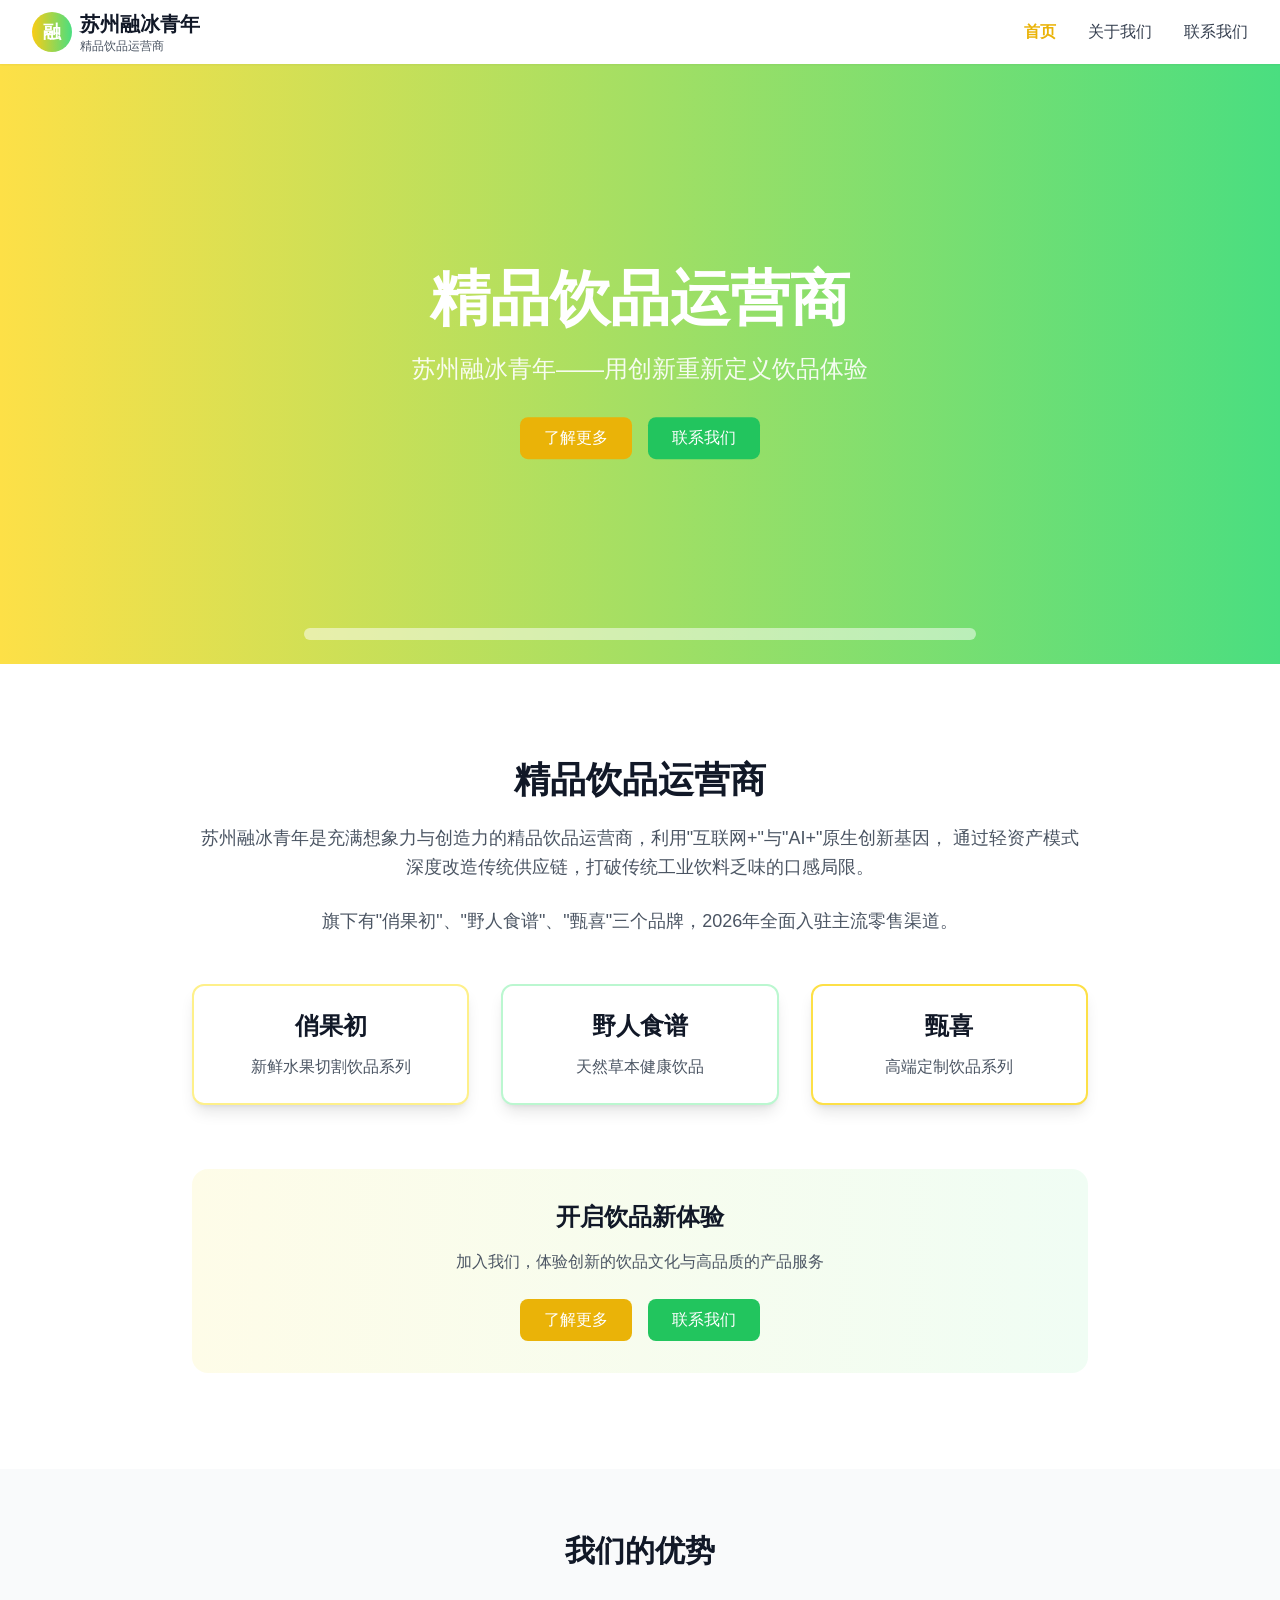
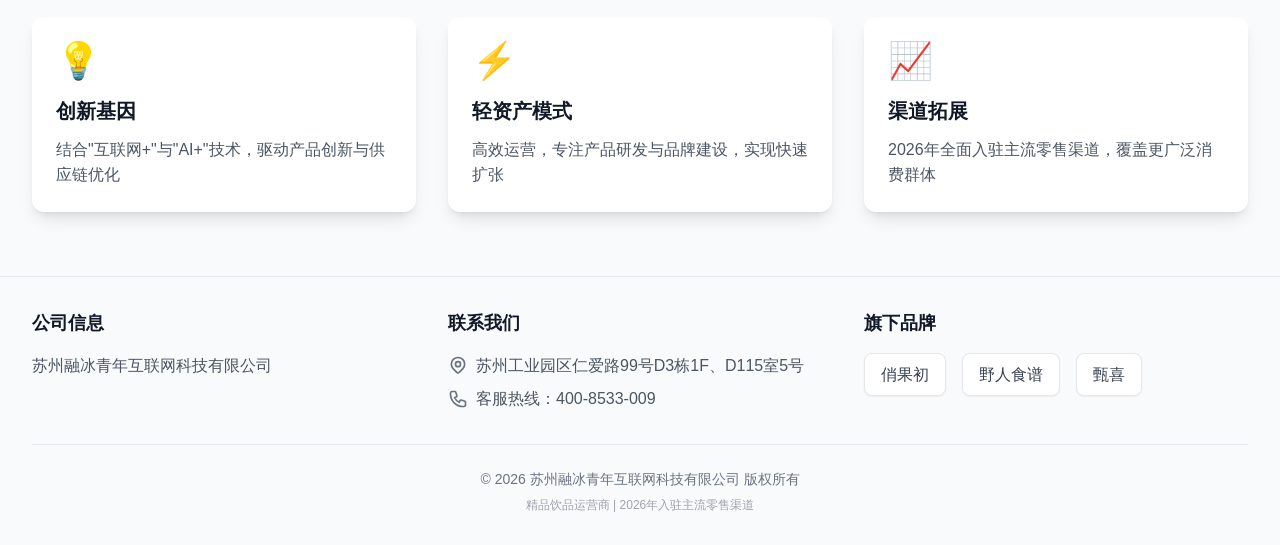
<file: index.html>
<!DOCTYPE html>
<html lang="zh-CN">
<head>
    <meta charset="UTF-8">
    <meta name="viewport" content="width=device-width, initial-scale=1.0">
    <meta name="description" content="苏州融冰青年精品饮品官网，精品饮品运营商，旗下有俏果初、野人食谱、甄喜三个品牌，2026年入驻主流零售渠道">
    <meta name="keywords" content="苏州融冰青年,精品饮品,俏果初,野人食谱,甄喜,饮品运营商">
    <title>苏州融冰青年饮品官网</title>
    <link rel="stylesheet" href="style.css">
    <link rel="icon" type="image/svg+xml" href="favicon.svg">
    <script defer src="script.js"></script>
</head>
<body>
    <!-- Header -->
    <header class="fixed top-0 left-0 right-0 bg-white/95 backdrop-blur-sm shadow-sm z-50">
        <div class="container mx-auto px-4 sm:px-6 lg:px-8">
            <div class="flex justify-between items-center h-16">
                <!-- Logo -->
                <a href="index.html" class="flex items-center space-x-2">
                    <div class="w-10 h-10 rounded-full bg-gradient-to-r from-primary-400 to-secondary-400 flex items-center justify-center">
                        <span class="text-white font-bold text-lg">融</span>
                    </div>
                    <div class="flex flex-col">
                        <span class="text-xl font-bold text-gray-900">苏州融冰青年</span>
                        <span class="text-xs text-gray-600">精品饮品运营商</span>
                    </div>
                </a>

                <!-- Desktop Navigation -->
                <nav class="hidden md:flex items-center space-x-8">
                    <a href="index.html" class="nav-link active">首页</a>
                    <a href="about.html" class="nav-link">关于我们</a>
                    <a href="contact.html" class="nav-link">联系我们</a>
                </nav>

                <!-- Mobile Menu Button -->
                <button id="mobile-menu-button" class="md:hidden p-2 rounded-lg text-gray-600 hover:bg-gray-100" aria-label="Toggle menu">
                    <svg id="menu-icon" class="w-6 h-6" fill="none" stroke="currentColor" viewBox="0 0 24 24">
                        <path stroke-linecap="round" stroke-linejoin="round" stroke-width="2" d="M4 6h16M4 12h16M4 18h16"></path>
                    </svg>
                </button>
            </div>

            <!-- Mobile Navigation Menu (hidden by default) -->
            <div id="mobile-menu" class="md:hidden border-t border-gray-200 py-4 hidden">
                <nav class="flex flex-col space-y-4">
                    <a href="index.html" class="nav-link p-2 text-lg active">首页</a>
                    <a href="about.html" class="nav-link p-2 text-lg">关于我们</a>
                    <a href="contact.html" class="nav-link p-2 text-lg">联系我们</a>
                </nav>
            </div>
        </div>
    </header>

    <!-- Main Content -->
    <main class="min-h-screen pt-16">
        <!-- Banner Section -->
        <div>
            <!-- Banner content from Banner component -->
            <div class="relative h-[500px] md:h-[600px] overflow-hidden">
                <!-- Background gradient -->
                <div class="absolute inset-0 bg-gradient-to-r from-primary-300 to-secondary-400"></div>
                
                <!-- Decorative pattern -->
                <div class="absolute inset-0 opacity-10 bg-[url('data:image/svg+xml,%3Csvg width=\"60\" height=\"60\" viewBox=\"0 0 60 60\" xmlns=\"http://www.w3.org/2000/svg\"%3E%3Cg fill=\"none\" fill-rule=\"evenodd\"%3E%3Cg fill=\"%23000000\" fill-opacity=\"0.4\"%3E%3Cpath d=\"M36 34v-4h-2v4h-4v2h4v4h2v-4h4v-2h-4zm0-30V0h-2v4h-4v2h4v4h2V6h4V4h-4zM6 34v-4H4v4H0v2h4v4h2v-4h4v-2H6zM6 4V0H4v4H0v2h4v4h2V6h4V4H6z\"/%3E%3C/g%3E%3C/g%3E%3C/svg%3E')]"></div>
                
                <!-- Floating elements -->
                <div class="absolute top-1/2 left-1/2 -translate-x-1/2 -translate-y-1/2 w-full max-w-6xl px-4 sm:px-6 lg:px-8">
                    <div class="text-center">
                        <h1 class="text-4xl md:text-5xl lg:text-6xl font-bold text-white mb-6">
                            精品饮品运营商
                        </h1>
                        <p class="text-xl md:text-2xl text-white/90 mb-8 max-w-3xl mx-auto">
                            苏州融冰青年——用创新重新定义饮品体验
                        </p>
                        <div class="flex flex-col sm:flex-row gap-4 justify-center">
                            <a href="about.html" class="btn-primary inline-block text-center">了解更多</a>
                            <a href="contact.html" class="btn-secondary inline-block text-center">联系我们</a>
                        </div>
                    </div>
                </div>

                <!-- Bottom decorative line -->
                <div class="absolute bottom-6 left-0 right-0">
                    <div class="container mx-auto px-4">
                        <div class="h-3 bg-white/50 rounded-full max-w-2xl mx-auto"></div>
                    </div>
                </div>
            </div>
        </div>

        <!-- Company Introduction Section -->
        <section class="py-16 md:py-24">
            <div class="container mx-auto px-4 sm:px-6 lg:px-8">
                <div class="max-w-4xl mx-auto text-center">
                    <h2 class="text-3xl md:text-4xl font-bold text-gray-900 mb-6">
                        精品饮品运营商
                    </h2>
                    <div class="prose prose-lg mx-auto text-gray-600">
                        <p class="text-lg leading-relaxed">
                            苏州融冰青年是充满想象力与创造力的精品饮品运营商，利用"互联网+"与"AI+"原生创新基因，
                            通过轻资产模式深度改造传统供应链，打破传统工业饮料乏味的口感局限。
                        </p>
                        <p class="text-lg leading-relaxed mt-6">
                            旗下有"俏果初"、"野人食谱"、"甄喜"三个品牌，2026年全面入驻主流零售渠道。
                        </p>
                    </div>

                    <!-- Brands Showcase -->
                    <div class="mt-12 grid grid-cols-1 md:grid-cols-3 gap-8">
                        <div class="card border-2 bg-primary-50 border-primary-200 hover:scale-[1.02] transition-transform duration-300">
                            <div class="text-center">
                                <h3 class="text-2xl font-bold text-gray-900 mb-3">
                                    俏果初
                                </h3>
                                <p class="text-gray-600">
                                    新鲜水果切割饮品系列
                                </p>
                            </div>
                        </div>
                        <div class="card border-2 bg-secondary-50 border-secondary-200 hover:scale-[1.02] transition-transform duration-300">
                            <div class="text-center">
                                <h3 class="text-2xl font-bold text-gray-900 mb-3">
                                    野人食谱
                                </h3>
                                <p class="text-gray-600">
                                    天然草本健康饮品
                                </p>
                            </div>
                        </div>
                        <div class="card border-2 bg-primary-100 border-primary-300 hover:scale-[1.02] transition-transform duration-300">
                            <div class="text-center">
                                <h3 class="text-2xl font-bold text-gray-900 mb-3">
                                    甄喜
                                </h3>
                                <p class="text-gray-600">
                                    高端定制饮品系列
                                </p>
                            </div>
                        </div>
                    </div>

                    <!-- Call to Action -->
                    <div class="mt-16 bg-gradient-to-r from-primary-50 to-secondary-50 rounded-2xl p-8">
                        <h3 class="text-2xl font-bold text-gray-900 mb-4">
                            开启饮品新体验
                        </h3>
                        <p class="text-gray-600 mb-6">
                            加入我们，体验创新的饮品文化与高品质的产品服务
                        </p>
                        <div class="flex flex-col sm:flex-row gap-4 justify-center">
                            <a href="about.html" class="btn-primary">了解更多</a>
                            <a href="contact.html" class="btn-secondary">联系我们</a>
                        </div>
                    </div>
                </div>
            </div>
        </section>

        <!-- Features Section -->
        <section class="py-16 bg-gray-50">
            <div class="container mx-auto px-4 sm:px-6 lg:px-8">
                <h2 class="text-3xl font-bold text-center text-gray-900 mb-12">
                    我们的优势
                </h2>
                <div class="grid grid-cols-1 md:grid-cols-3 gap-8">
                    <div class="bg-white rounded-xl shadow-lg p-6 hover:shadow-xl transition-shadow duration-300">
                        <div class="text-4xl mb-4">💡</div>
                        <h3 class="text-xl font-semibold text-gray-900 mb-3">创新基因</h3>
                        <p class="text-gray-600">结合"互联网+"与"AI+"技术，驱动产品创新与供应链优化</p>
                    </div>
                    <div class="bg-white rounded-xl shadow-lg p-6 hover:shadow-xl transition-shadow duration-300">
                        <div class="text-4xl mb-4">⚡</div>
                        <h3 class="text-xl font-semibold text-gray-900 mb-3">轻资产模式</h3>
                        <p class="text-gray-600">高效运营，专注产品研发与品牌建设，实现快速扩张</p>
                    </div>
                    <div class="bg-white rounded-xl shadow-lg p-6 hover:shadow-xl transition-shadow duration-300">
                        <div class="text-4xl mb-4">📈</div>
                        <h3 class="text-xl font-semibold text-gray-900 mb-3">渠道拓展</h3>
                        <p class="text-gray-600">2026年全面入驻主流零售渠道，覆盖更广泛消费群体</p>
                    </div>
                </div>
            </div>
        </section>
    </main>

    <!-- Footer -->
    <footer class="bg-gray-50 border-t border-gray-200">
        <div class="container mx-auto px-4 sm:px-6 lg:px-8 py-8">
            <div class="grid grid-cols-1 md:grid-cols-3 gap-8">
                <!-- Company Info -->
                <div class="space-y-4">
                    <h3 class="text-lg font-semibold text-gray-900">公司信息</h3>
                    <p class="text-gray-600">
                        苏州融冰青年互联网科技有限公司
                    </p>
                </div>

                <!-- Contact Info -->
                <div class="space-y-4">
                    <h3 class="text-lg font-semibold text-gray-900">联系我们</h3>
                    <div class="space-y-2">
                        <div class="flex items-start space-x-2">
                            <svg class="w-5 h-5 text-gray-500 mt-0.5" fill="none" stroke="currentColor" viewBox="0 0 24 24">
                                <path stroke-linecap="round" stroke-linejoin="round" stroke-width="2" d="M17.657 16.657L13.414 20.9a1.998 1.998 0 01-2.827 0l-4.244-4.243a8 8 0 1111.314 0z" />
                                <path stroke-linecap="round" stroke-linejoin="round" stroke-width="2" d="M15 11a3 3 0 11-6 0 3 3 0 016 0z" />
                            </svg>
                            <p class="text-gray-600">苏州工业园区仁爱路99号D3栋1F、D115室5号</p>
                        </div>
                        <div class="flex items-center space-x-2">
                            <svg class="w-5 h-5 text-gray-500" fill="none" stroke="currentColor" viewBox="0 0 24 24">
                                <path stroke-linecap="round" stroke-linejoin="round" stroke-width="2" d="M3 5a2 2 0 012-2h3.28a1 1 0 01.948.684l1.498 4.493a1 1 0 01-.502 1.21l-2.257 1.13a11.042 11.042 0 005.516 5.516l1.13-2.257a1 1 0 011.21-.502l4.493 1.498a1 1 0 01.684.949V19a2 2 0 01-2 2h-1C9.716 21 3 14.284 3 6V5z" />
                            </svg>
                            <button id="phone-button" class="text-gray-600 hover:text-primary-600 transition-colors duration-200 text-left">
                                客服热线：400-8533-009
                            </button>
                        </div>
                    </div>
                </div>

                <!-- Brands -->
                <div class="space-y-4">
                    <h3 class="text-lg font-semibold text-gray-900">旗下品牌</h3>
                    <div class="flex flex-wrap gap-4">
                        <div class="px-4 py-2 bg-white rounded-lg shadow-sm border border-gray-200">
                            <span class="text-gray-700 font-medium">俏果初</span>
                        </div>
                        <div class="px-4 py-2 bg-white rounded-lg shadow-sm border border-gray-200">
                            <span class="text-gray-700 font-medium">野人食谱</span>
                        </div>
                        <div class="px-4 py-2 bg-white rounded-lg shadow-sm border border-gray-200">
                            <span class="text-gray-700 font-medium">甄喜</span>
                        </div>
                    </div>
                </div>
            </div>

            <!-- Copyright -->
            <div class="mt-8 pt-6 border-t border-gray-200 text-center">
                <p class="text-gray-500 text-sm">
                    © 2026 苏州融冰青年互联网科技有限公司 版权所有
                </p>
                <p class="text-gray-400 text-xs mt-2">
                    精品饮品运营商 | 2026年入驻主流零售渠道
                </p>
            </div>
        </div>
    </footer>
</body>
</html>
</file>
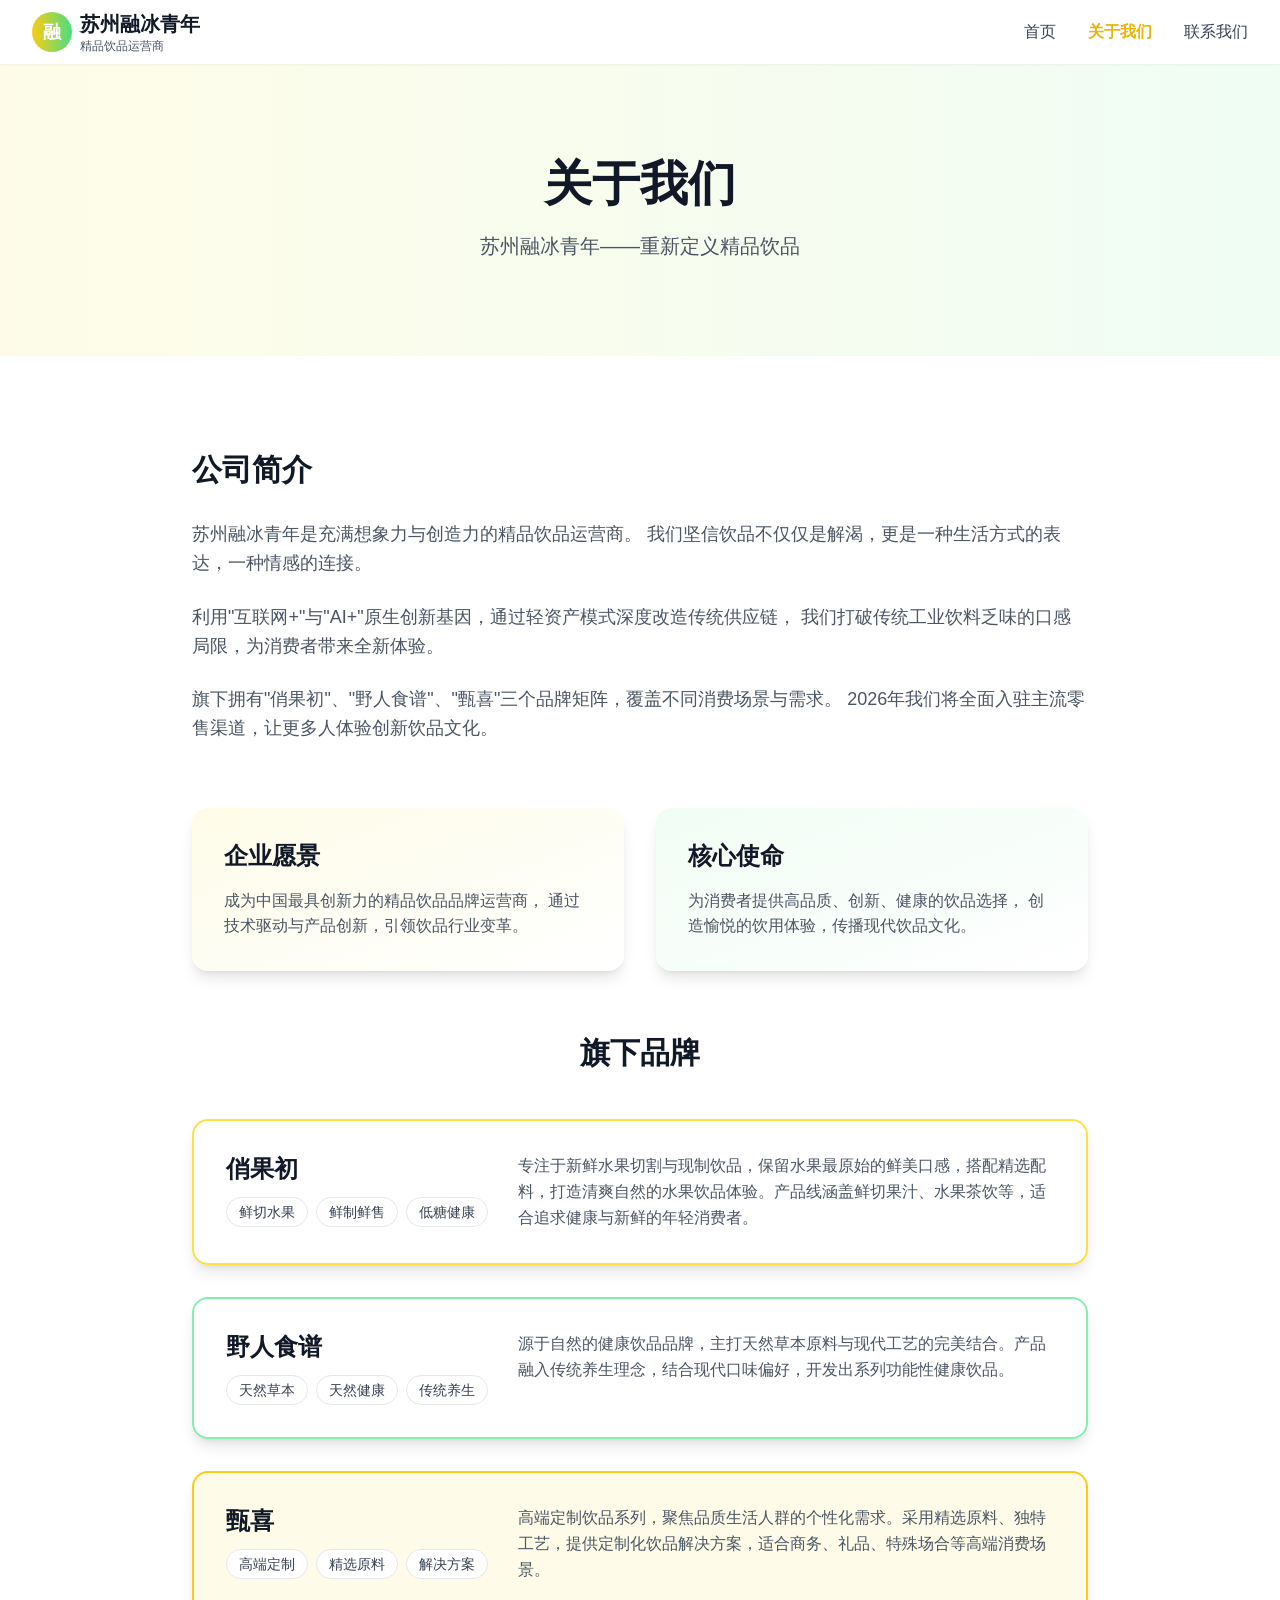
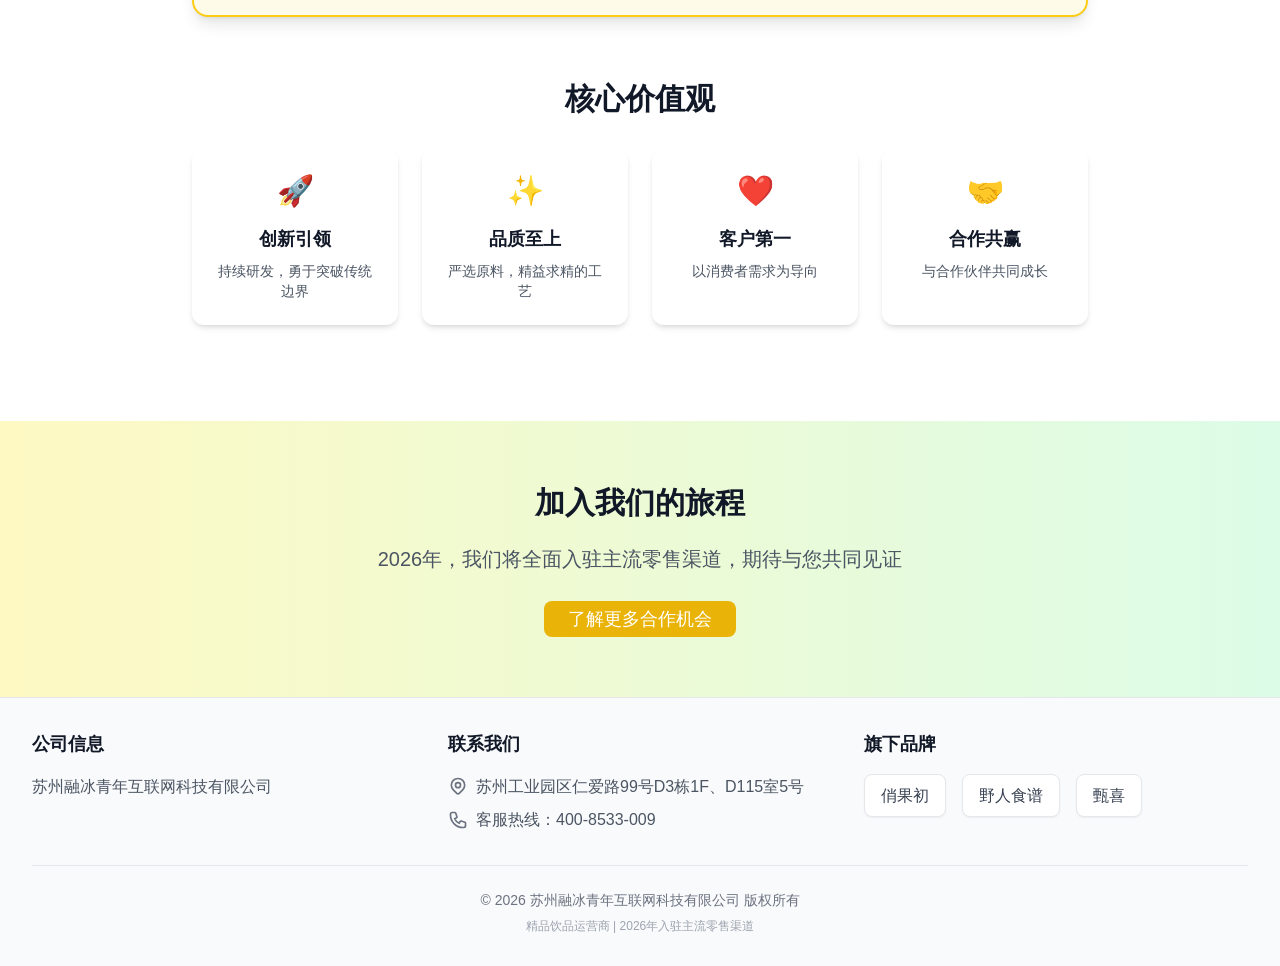
<file: about.html>
<!DOCTYPE html>
<html lang="zh-CN">
<head>
    <meta charset="UTF-8">
    <meta name="viewport" content="width=device-width, initial-scale=1.0">
    <meta name="description" content="关于苏州融冰青年精品饮品运营商，了解我们的企业愿景、核心使命和旗下品牌">
    <meta name="keywords" content="关于苏州融冰青年,企业愿景,核心使命,品牌介绍">
    <title>关于我们 - 苏州融冰青年</title>
    <link rel="stylesheet" href="style.css">
    <link rel="icon" type="image/svg+xml" href="favicon.svg">
    <script defer src="script.js"></script>
</head>
<body>
    <!-- Header -->
    <header class="fixed top-0 left-0 right-0 bg-white/95 backdrop-blur-sm shadow-sm z-50">
        <div class="container mx-auto px-4 sm:px-6 lg:px-8">
            <div class="flex justify-between items-center h-16">
                <!-- Logo -->
                <a href="index.html" class="flex items-center space-x-2">
                    <div class="w-10 h-10 rounded-full bg-gradient-to-r from-primary-400 to-secondary-400 flex items-center justify-center">
                        <span class="text-white font-bold text-lg">融</span>
                    </div>
                    <div class="flex flex-col">
                        <span class="text-xl font-bold text-gray-900">苏州融冰青年</span>
                        <span class="text-xs text-gray-600">精品饮品运营商</span>
                    </div>
                </a>

                <!-- Desktop Navigation -->
                <nav class="hidden md:flex items-center space-x-8">
                    <a href="index.html" class="nav-link">首页</a>
                    <a href="about.html" class="nav-link active">关于我们</a>
                    <a href="contact.html" class="nav-link">联系我们</a>
                </nav>

                <!-- Mobile Menu Button -->
                <button id="mobile-menu-button" class="md:hidden p-2 rounded-lg text-gray-600 hover:bg-gray-100" aria-label="Toggle menu">
                    <svg id="menu-icon" class="w-6 h-6" fill="none" stroke="currentColor" viewBox="0 0 24 24">
                        <path stroke-linecap="round" stroke-linejoin="round" stroke-width="2" d="M4 6h16M4 12h16M4 18h16"></path>
                    </svg>
                </button>
            </div>

            <!-- Mobile Navigation Menu (hidden by default) -->
            <div id="mobile-menu" class="md:hidden border-t border-gray-200 py-4 hidden">
                <nav class="flex flex-col space-y-4">
                    <a href="index.html" class="nav-link p-2 text-lg">首页</a>
                    <a href="about.html" class="nav-link p-2 text-lg active">关于我们</a>
                    <a href="contact.html" class="nav-link p-2 text-lg">联系我们</a>
                </nav>
            </div>
        </div>
    </header>

    <!-- Main Content -->
    <main class="min-h-screen pt-16">
        <!-- Hero Section -->
        <section class="relative py-16 md:py-24 bg-gradient-to-r from-primary-50 to-secondary-50">
            <div class="container mx-auto px-4 sm:px-6 lg:px-8">
                <div class="max-w-3xl mx-auto text-center">
                    <h1 class="text-4xl md:text-5xl font-bold text-gray-900 mb-6">
                        关于我们
                    </h1>
                    <p class="text-xl text-gray-600">
                        苏州融冰青年——重新定义精品饮品
                    </p>
                </div>
            </div>
        </section>

        <!-- Company Introduction -->
        <section class="py-16 md:py-24">
            <div class="container mx-auto px-4 sm:px-6 lg:px-8">
                <div class="max-w-4xl mx-auto">
                    <div class="prose prose-lg mx-auto">
                        <h2 class="text-3xl font-bold text-gray-900 mb-8">
                            公司简介
                        </h2>
                        
                        <div class="space-y-6 text-gray-600">
                            <p class="text-lg leading-relaxed">
                                苏州融冰青年是充满想象力与创造力的精品饮品运营商。
                                我们坚信饮品不仅仅是解渴，更是一种生活方式的表达，一种情感的连接。
                            </p>
                            
                            <p class="text-lg leading-relaxed">
                                利用"互联网+"与"AI+"原生创新基因，通过轻资产模式深度改造传统供应链，
                                我们打破传统工业饮料乏味的口感局限，为消费者带来全新体验。
                            </p>
                            
                            <p class="text-lg leading-relaxed">
                                旗下拥有"俏果初"、"野人食谱"、"甄喜"三个品牌矩阵，覆盖不同消费场景与需求。
                                2026年我们将全面入驻主流零售渠道，让更多人体验创新饮品文化。
                            </p>
                        </div>

                        <!-- Vision & Mission -->
                        <div class="mt-16 grid grid-cols-1 md:grid-cols-2 gap-8">
                            <div class="bg-gradient-to-br from-primary-50 to-white p-8 rounded-2xl shadow-lg">
                                <h3 class="text-2xl font-bold text-gray-900 mb-4">
                                    企业愿景
                                </h3>
                                <p class="text-gray-600">
                                    成为中国最具创新力的精品饮品品牌运营商，
                                    通过技术驱动与产品创新，引领饮品行业变革。
                                </p>
                            </div>
                            
                            <div class="bg-gradient-to-br from-secondary-50 to-white p-8 rounded-2xl shadow-lg">
                                <h3 class="text-2xl font-bold text-gray-900 mb-4">
                                    核心使命
                                </h3>
                                <p class="text-gray-600">
                                    为消费者提供高品质、创新、健康的饮品选择，
                                    创造愉悦的饮用体验，传播现代饮品文化。
                                </p>
                            </div>
                        </div>

                        <!-- Brands Detail -->
                        <div class="mt-16">
                            <h3 class="text-3xl font-bold text-gray-900 mb-12 text-center">
                                旗下品牌
                            </h3>
                            
                            <div class="space-y-8">
                                <div class="border-2 border-primary-300 bg-primary-25 rounded-2xl p-6 md:p-8 shadow-lg hover:shadow-xl transition-shadow duration-300">
                                    <div class="flex flex-col md:flex-row md:items-start gap-6">
                                        <div class="md:w-1/3">
                                            <h4 class="text-2xl font-bold text-gray-900 mb-3">
                                                俏果初
                                            </h4>
                                            <div class="flex flex-wrap gap-2">
                                                <span class="px-3 py-1 bg-white rounded-full text-sm text-gray-700 border">鲜切水果</span>
                                                <span class="px-3 py-1 bg-white rounded-full text-sm text-gray-700 border">鲜制鲜售</span>
                                                <span class="px-3 py-1 bg-white rounded-full text-sm text-gray-700 border">低糖健康</span>
                                            </div>
                                        </div>
                                        <div class="md:w-2/3">
                                            <p class="text-gray-600 leading-relaxed">
                                                专注于新鲜水果切割与现制饮品，保留水果最原始的鲜美口感，搭配精选配料，打造清爽自然的水果饮品体验。产品线涵盖鲜切果汁、水果茶饮等，适合追求健康与新鲜的年轻消费者。
                                            </p>
                                        </div>
                                    </div>
                                </div>

                                <div class="border-2 border-secondary-300 bg-secondary-25 rounded-2xl p-6 md:p-8 shadow-lg hover:shadow-xl transition-shadow duration-300">
                                    <div class="flex flex-col md:flex-row md:items-start gap-6">
                                        <div class="md:w-1/3">
                                            <h4 class="text-2xl font-bold text-gray-900 mb-3">
                                                野人食谱
                                            </h4>
                                            <div class="flex flex-wrap gap-2">
                                                <span class="px-3 py-1 bg-white rounded-full text-sm text-gray-700 border">天然草本</span>
                                                <span class="px-3 py-1 bg-white rounded-full text-sm text-gray-700 border">天然健康</span>
                                                <span class="px-3 py-1 bg-white rounded-full text-sm text-gray-700 border">传统养生</span>
                                            </div>
                                        </div>
                                        <div class="md:w-2/3">
                                            <p class="text-gray-600 leading-relaxed">
                                                源于自然的健康饮品品牌，主打天然草本原料与现代工艺的完美结合。产品融入传统养生理念，结合现代口味偏好，开发出系列功能性健康饮品。
                                            </p>
                                        </div>
                                    </div>
                                </div>

                                <div class="border-2 border-primary-400 bg-primary-50 rounded-2xl p-6 md:p-8 shadow-lg hover:shadow-xl transition-shadow duration-300">
                                    <div class="flex flex-col md:flex-row md:items-start gap-6">
                                        <div class="md:w-1/3">
                                            <h4 class="text-2xl font-bold text-gray-900 mb-3">
                                                甄喜
                                            </h4>
                                            <div class="flex flex-wrap gap-2">
                                                <span class="px-3 py-1 bg-white rounded-full text-sm text-gray-700 border">高端定制</span>
                                                <span class="px-3 py-1 bg-white rounded-full text-sm text-gray-700 border">精选原料</span>
                                                <span class="px-3 py-1 bg-white rounded-full text-sm text-gray-700 border">解决方案</span>
                                            </div>
                                        </div>
                                        <div class="md:w-2/3">
                                            <p class="text-gray-600 leading-relaxed">
                                                高端定制饮品系列，聚焦品质生活人群的个性化需求。采用精选原料、独特工艺，提供定制化饮品解决方案，适合商务、礼品、特殊场合等高端消费场景。
                                            </p>
                                        </div>
                                    </div>
                                </div>
                            </div>
                        </div>

                        <!-- Values -->
                        <div class="mt-16">
                            <h3 class="text-3xl font-bold text-gray-900 mb-8 text-center">
                                核心价值观
                            </h3>
                            
                            <div class="grid grid-cols-1 sm:grid-cols-2 lg:grid-cols-4 gap-6">
                                <div class="bg-white rounded-xl p-6 shadow-md hover:shadow-lg transition-shadow duration-300 text-center">
                                    <div class="text-3xl mb-4">🚀</div>
                                    <h4 class="text-lg font-semibold text-gray-900 mb-2">创新引领</h4>
                                    <p class="text-gray-600 text-sm">持续研发，勇于突破传统边界</p>
                                </div>
                                <div class="bg-white rounded-xl p-6 shadow-md hover:shadow-lg transition-shadow duration-300 text-center">
                                    <div class="text-3xl mb-4">✨</div>
                                    <h4 class="text-lg font-semibold text-gray-900 mb-2">品质至上</h4>
                                    <p class="text-gray-600 text-sm">严选原料，精益求精的工艺</p>
                                </div>
                                <div class="bg-white rounded-xl p-6 shadow-md hover:shadow-lg transition-shadow duration-300 text-center">
                                    <div class="text-3xl mb-4">❤️</div>
                                    <h4 class="text-lg font-semibold text-gray-900 mb-2">客户第一</h4>
                                    <p class="text-gray-600 text-sm">以消费者需求为导向</p>
                                </div>
                                <div class="bg-white rounded-xl p-6 shadow-md hover:shadow-lg transition-shadow duration-300 text-center">
                                    <div class="text-3xl mb-4">🤝</div>
                                    <h4 class="text-lg font-semibold text-gray-900 mb-2">合作共赢</h4>
                                    <p class="text-gray-600 text-sm">与合作伙伴共同成长</p>
                                </div>
                            </div>
                        </div>
                    </div>
                </div>
            </div>
        </section>

        <!-- Call to Action -->
        <section class="py-16 bg-gradient-to-r from-primary-100 to-secondary-100">
            <div class="container mx-auto px-4 sm:px-6 lg:px-8">
                <div class="max-w-3xl mx-auto text-center">
                    <h2 class="text-3xl font-bold text-gray-900 mb-6">
                        加入我们的旅程
                    </h2>
                    <p class="text-xl text-gray-600 mb-8">
                        2026年，我们将全面入驻主流零售渠道，期待与您共同见证
                    </p>
                    <a href="contact.html" class="btn-primary text-lg px-8 py-3 inline-block">
                        了解更多合作机会
                    </a>
                </div>
            </div>
        </section>
    </main>

    <!-- Footer (same as index) -->
    <footer class="bg-gray-50 border-t border-gray-200">
        <div class="container mx-auto px-4 sm:px-6 lg:px-8 py-8">
            <div class="grid grid-cols-1 md:grid-cols-3 gap-8">
                <!-- Company Info -->
                <div class="space-y-4">
                    <h3 class="text-lg font-semibold text-gray-900">公司信息</h3>
                    <p class="text-gray-600">
                        苏州融冰青年互联网科技有限公司
                    </p>
                </div>

                <!-- Contact Info -->
                <div class="space-y-4">
                    <h3 class="text-lg font-semibold text-gray-900">联系我们</h3>
                    <div class="space-y-2">
                        <div class="flex items-start space-x-2">
                            <svg class="w-5 h-5 text-gray-500 mt-0.5" fill="none" stroke="currentColor" viewBox="0 0 24 24">
                                <path stroke-linecap="round" stroke-linejoin="round" stroke-width="2" d="M17.657 16.657L13.414 20.9a1.998 1.998 0 01-2.827 0l-4.244-4.243a8 8 0 1111.314 0z" />
                                <path stroke-linecap="round" stroke-linejoin="round" stroke-width="2" d="M15 11a3 3 0 11-6 0 3 3 0 016 0z" />
                            </svg>
                            <p class="text-gray-600">苏州工业园区仁爱路99号D3栋1F、D115室5号</p>
                        </div>
                        <div class="flex items-center space-x-2">
                            <svg class="w-5 h-5 text-gray-500" fill="none" stroke="currentColor" viewBox="0 0 24 24">
                                <path stroke-linecap="round" stroke-linejoin="round" stroke-width="2" d="M3 5a2 2 0 012-2h3.28a1 1 0 01.948.684l1.498 4.493a1 1 0 01-.502 1.21l-2.257 1.13a11.042 11.042 0 005.516 5.516l1.13-2.257a1 1 0 011.21-.502l4.493 1.498a1 1 0 01.684.949V19a2 2 0 01-2 2h-1C9.716 21 3 14.284 3 6V5z" />
                            </svg>
                            <button id="phone-button" class="text-gray-600 hover:text-primary-600 transition-colors duration-200 text-left">
                                客服热线：400-8533-009
                            </button>
                        </div>
                    </div>
                </div>

                <!-- Brands -->
                <div class="space-y-4">
                    <h3 class="text-lg font-semibold text-gray-900">旗下品牌</h3>
                    <div class="flex flex-wrap gap-4">
                        <div class="px-4 py-2 bg-white rounded-lg shadow-sm border border-gray-200">
                            <span class="text-gray-700 font-medium">俏果初</span>
                        </div>
                        <div class="px-4 py-2 bg-white rounded-lg shadow-sm border border-gray-200">
                            <span class="text-gray-700 font-medium">野人食谱</span>
                        </div>
                        <div class="px-4 py-2 bg-white rounded-lg shadow-sm border border-gray-200">
                            <span class="text-gray-700 font-medium">甄喜</span>
                        </div>
                    </div>
                </div>
            </div>

            <!-- Copyright -->
            <div class="mt-8 pt-6 border-t border-gray-200 text-center">
                <p class="text-gray-500 text-sm">
                    © 2026 苏州融冰青年互联网科技有限公司 版权所有
                </p>
                <p class="text-gray-400 text-xs mt-2">
                    精品饮品运营商 | 2026年入驻主流零售渠道
                </p>
            </div>
        </div>
    </footer>
</body>
</html>
</file>
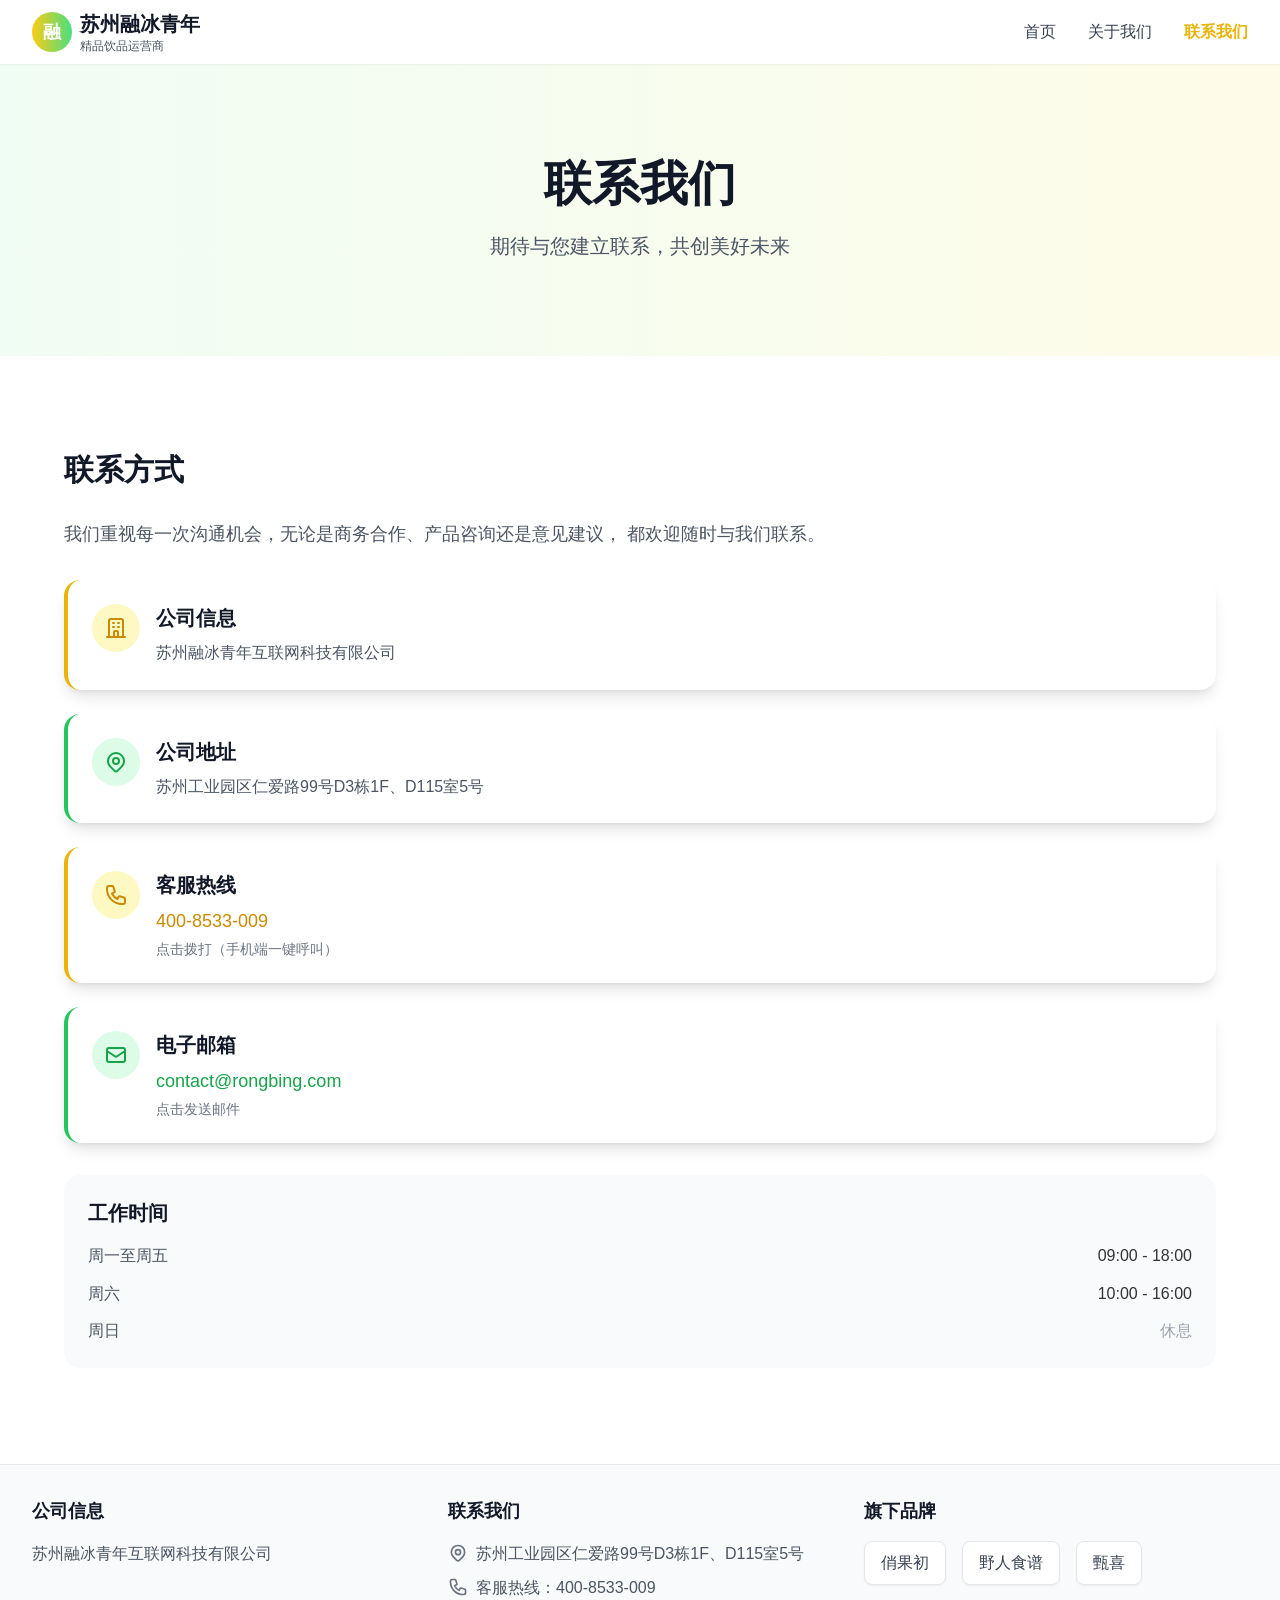
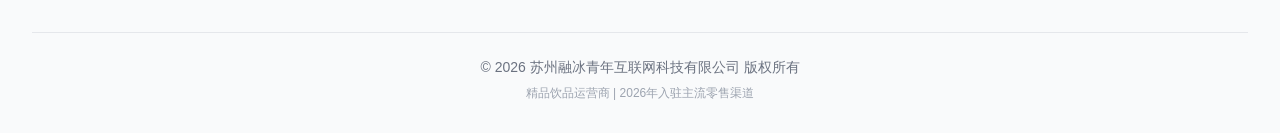
<file: contact.html>
<!DOCTYPE html>
<html lang="zh-CN">
<head>
    <meta charset="UTF-8">
    <meta name="viewport" content="width=device-width, initial-scale=1.0">
    <meta name="description" content="联系苏州融冰青年精品饮品运营商，获取公司地址、客服热线、电子邮箱等联系方式">
    <meta name="keywords" content="联系苏州融冰青年,客服热线,公司地址,电子邮箱">
    <title>联系我们 - 苏州融冰青年</title>
    <link rel="stylesheet" href="style.css">
    <link rel="icon" type="image/svg+xml" href="favicon.svg">
    <script defer src="script.js"></script>
</head>
<body>
    <!-- Header -->
    <header class="fixed top-0 left-0 right-0 bg-white/95 backdrop-blur-sm shadow-sm z-50">
        <div class="container mx-auto px-4 sm:px-6 lg:px-8">
            <div class="flex justify-between items-center h-16">
                <!-- Logo -->
                <a href="index.html" class="flex items-center space-x-2">
                    <div class="w-10 h-10 rounded-full bg-gradient-to-r from-primary-400 to-secondary-400 flex items-center justify-center">
                        <span class="text-white font-bold text-lg">融</span>
                    </div>
                    <div class="flex flex-col">
                        <span class="text-xl font-bold text-gray-900">苏州融冰青年</span>
                        <span class="text-xs text-gray-600">精品饮品运营商</span>
                    </div>
                </a>

                <!-- Desktop Navigation -->
                <nav class="hidden md:flex items-center space-x-8">
                    <a href="index.html" class="nav-link">首页</a>
                    <a href="about.html" class="nav-link">关于我们</a>
                    <a href="contact.html" class="nav-link active">联系我们</a>
                </nav>

                <!-- Mobile Menu Button -->
                <button id="mobile-menu-button" class="md:hidden p-2 rounded-lg text-gray-600 hover:bg-gray-100" aria-label="Toggle menu">
                    <svg id="menu-icon" class="w-6 h-6" fill="none" stroke="currentColor" viewBox="0 0 24 24">
                        <path stroke-linecap="round" stroke-linejoin="round" stroke-width="2" d="M4 6h16M4 12h16M4 18h16"></path>
                    </svg>
                </button>
            </div>

            <!-- Mobile Navigation Menu (hidden by default) -->
            <div id="mobile-menu" class="md:hidden border-t border-gray-200 py-4 hidden">
                <nav class="flex flex-col space-y-4">
                    <a href="index.html" class="nav-link p-2 text-lg">首页</a>
                    <a href="about.html" class="nav-link p-2 text-lg">关于我们</a>
                    <a href="contact.html" class="nav-link p-2 text-lg active">联系我们</a>
                </nav>
            </div>
        </div>
    </header>

    <!-- Main Content -->
    <main class="min-h-screen pt-16">
        <!-- Hero Section -->
        <section class="relative py-16 md:py-24 bg-gradient-to-r from-secondary-50 to-primary-50">
            <div class="container mx-auto px-4 sm:px-6 lg:px-8">
                <div class="max-w-3xl mx-auto text-center">
                    <h1 class="text-4xl md:text-5xl font-bold text-gray-900 mb-6">
                        联系我们
                    </h1>
                    <p class="text-xl text-gray-600">
                        期待与您建立联系，共创美好未来
                    </p>
                </div>
            </div>
        </section>

        <!-- Contact Information -->
        <section class="py-16 md:py-24">
            <div class="container mx-auto px-4 sm:px-6 lg:px-8">
                <div class="max-w-6xl mx-auto">
                    <div class="grid grid-cols-1 gap-12">
                        <!-- Contact Details -->
                        <div class="space-y-8">
                            <div>
                                <h2 class="text-3xl font-bold text-gray-900 mb-8">
                                    联系方式
                                </h2>
                                <p class="text-lg text-gray-600 mb-8">
                                    我们重视每一次沟通机会，无论是商务合作、产品咨询还是意见建议，
                                    都欢迎随时与我们联系。
                                </p>
                            </div>

                            <!-- Contact Cards -->
                            <div class="space-y-6">
                                <!-- Company Info Card -->
                                <div class="bg-white rounded-2xl shadow-lg p-6 border-l-4 border-primary-500">
                                    <div class="flex items-start space-x-4">
                                        <div class="w-12 h-12 rounded-full bg-primary-100 flex items-center justify-center flex-shrink-0">
                                            <svg class="w-6 h-6 text-primary-600" fill="none" stroke="currentColor" viewBox="0 0 24 24">
                                                <path stroke-linecap="round" stroke-linejoin="round" stroke-width="2" d="M19 21V5a2 2 0 00-2-2H7a2 2 0 00-2 2v16m14 0h2m-2 0h-5m-9 0H3m2 0h5M9 7h1m-1 4h1m4-4h1m-1 4h1m-5 10v-5a1 1 0 011-1h2a1 1 0 011 1v5m-4 0h4" />
                                            </svg>
                                        </div>
                                        <div>
                                            <h3 class="text-xl font-semibold text-gray-900 mb-2">
                                                公司信息
                                            </h3>
                                            <p class="text-gray-600">
                                                苏州融冰青年互联网科技有限公司
                                            </p>
                                        </div>
                                    </div>
                                </div>

                                <!-- Address Card -->
                                <div class="bg-white rounded-2xl shadow-lg p-6 border-l-4 border-secondary-500">
                                    <div class="flex items-start space-x-4">
                                        <div class="w-12 h-12 rounded-full bg-secondary-100 flex items-center justify-center flex-shrink-0">
                                            <svg class="w-6 h-6 text-secondary-600" fill="none" stroke="currentColor" viewBox="0 0 24 24">
                                                <path stroke-linecap="round" stroke-linejoin="round" stroke-width="2" d="M17.657 16.657L13.414 20.9a1.998 1.998 0 01-2.827 0l-4.244-4.243a8 8 0 1111.314 0z" />
                                                <path stroke-linecap="round" stroke-linejoin="round" stroke-width="2" d="M15 11a3 3 0 11-6 0 3 3 0 016 0z" />
                                            </svg>
                                        </div>
                                        <div>
                                            <h3 class="text-xl font-semibold text-gray-900 mb-2">
                                                公司地址
                                            </h3>
                                            <p class="text-gray-600">
                                                苏州工业园区仁爱路99号D3栋1F、D115室5号
                                            </p>
                                        </div>
                                    </div>
                                </div>

                                <!-- Phone Card -->
                                <div class="bg-white rounded-2xl shadow-lg p-6 border-l-4 border-primary-500 hover:shadow-xl transition-shadow duration-300 cursor-pointer" id="phone-card">
                                    <div class="flex items-start space-x-4">
                                        <div class="w-12 h-12 rounded-full bg-primary-100 flex items-center justify-center flex-shrink-0">
                                            <svg class="w-6 h-6 text-primary-600" fill="none" stroke="currentColor" viewBox="0 0 24 24">
                                                <path stroke-linecap="round" stroke-linejoin="round" stroke-width="2" d="M3 5a2 2 0 012-2h3.28a1 1 0 01.948.684l1.498 4.493a1 1 0 01-.502 1.21l-2.257 1.13a11.042 11.042 0 005.516 5.516l1.13-2.257a1 1 0 011.21-.502l4.493 1.498a1 1 0 01.684.949V19a2 2 0 01-2 2h-1C9.716 21 3 14.284 3 6V5z" />
                                            </svg>
                                        </div>
                                        <div>
                                            <h3 class="text-xl font-semibold text-gray-900 mb-2">
                                                客服热线
                                            </h3>
                                            <p class="text-lg font-medium text-primary-600">
                                                400-8533-009
                                            </p>
                                            <p class="text-sm text-gray-500 mt-1">
                                                点击拨打（手机端一键呼叫）
                                            </p>
                                        </div>
                                    </div>
                                </div>

                                <!-- Email Card -->
                                <div class="bg-white rounded-2xl shadow-lg p-6 border-l-4 border-secondary-500 hover:shadow-xl transition-shadow duration-300 cursor-pointer" id="email-card">
                                    <div class="flex items-start space-x-4">
                                        <div class="w-12 h-12 rounded-full bg-secondary-100 flex items-center justify-center flex-shrink-0">
                                            <svg class="w-6 h-6 text-secondary-600" fill="none" stroke="currentColor" viewBox="0 0 24 24">
                                                <path stroke-linecap="round" stroke-linejoin="round" stroke-width="2" d="M3 8l7.89 5.26a2 2 0 002.22 0L21 8M5 19h14a2 2 0 002-2V7a2 2 0 00-2-2H5a2 2 0 00-2 2v10a2 2 0 002 2" />
                                            </svg>
                                        </div>
                                        <div>
                                            <h3 class="text-xl font-semibold text-gray-900 mb-2">
                                                电子邮箱
                                            </h3>
                                            <p class="text-lg font-medium text-secondary-600">
                                                contact@rongbing.com
                                            </p>
                                            <p class="text-sm text-gray-500 mt-1">
                                                点击发送邮件
                                            </p>
                                        </div>
                                    </div>
                                </div>
                            </div>

                            <!-- Business Hours -->
                            <div class="mt-8 bg-gray-50 rounded-2xl p-6">
                                <h3 class="text-xl font-semibold text-gray-900 mb-4">
                                    工作时间
                                </h3>
                                <div class="space-y-3">
                                    <div class="flex justify-between">
                                        <span class="text-gray-600">周一至周五</span>
                                        <span class="font-medium">09:00 - 18:00</span>
                                    </div>
                                    <div class="flex justify-between">
                                        <span class="text-gray-600">周六</span>
                                        <span class="font-medium">10:00 - 16:00</span>
                                    </div>
                                    <div class="flex justify-between">
                                        <span class="text-gray-600">周日</span>
                                        <span class="font-medium text-gray-400">休息</span>
                                    </div>
                                </div>
                            </div>
                        </div>
                    </div>
                </div>
            </div>
        </section>
    </main>

    <!-- Footer (same as index) -->
    <footer class="bg-gray-50 border-t border-gray-200">
        <div class="container mx-auto px-4 sm:px-6 lg:px-8 py-8">
            <div class="grid grid-cols-1 md:grid-cols-3 gap-8">
                <!-- Company Info -->
                <div class="space-y-4">
                    <h3 class="text-lg font-semibold text-gray-900">公司信息</h3>
                    <p class="text-gray-600">
                        苏州融冰青年互联网科技有限公司
                    </p>
                </div>

                <!-- Contact Info -->
                <div class="space-y-4">
                    <h3 class="text-lg font-semibold text-gray-900">联系我们</h3>
                    <div class="space-y-2">
                        <div class="flex items-start space-x-2">
                            <svg class="w-5 h-5 text-gray-500 mt-0.5" fill="none" stroke="currentColor" viewBox="0 0 24 24">
                                <path stroke-linecap="round" stroke-linejoin="round" stroke-width="2" d="M17.657 16.657L13.414 20.9a1.998 1.998 0 01-2.827 0l-4.244-4.243a8 8 0 1111.314 0z" />
                                <path stroke-linecap="round" stroke-linejoin="round" stroke-width="2" d="M15 11a3 3 0 11-6 0 3 3 0 016 0z" />
                            </svg>
                            <p class="text-gray-600">苏州工业园区仁爱路99号D3栋1F、D115室5号</p>
                        </div>
                        <div class="flex items-center space-x-2">
                            <svg class="w-5 h-5 text-gray-500" fill="none" stroke="currentColor" viewBox="0 0 24 24">
                                <path stroke-linecap="round" stroke-linejoin="round" stroke-width="2" d="M3 5a2 2 0 012-2h3.28a1 1 0 01.948.684l1.498 4.493a1 1 0 01-.502 1.21l-2.257 1.13a11.042 11.042 0 005.516 5.516l1.13-2.257a1 1 0 011.21-.502l4.493 1.498a1 1 0 01.684.949V19a2 2 0 01-2 2h-1C9.716 21 3 14.284 3 6V5z" />
                            </svg>
                            <button id="phone-button" class="text-gray-600 hover:text-primary-600 transition-colors duration-200 text-left">
                                客服热线：400-8533-009
                            </button>
                        </div>
                    </div>
                </div>

                <!-- Brands -->
                <div class="space-y-4">
                    <h3 class="text-lg font-semibold text-gray-900">旗下品牌</h3>
                    <div class="flex flex-wrap gap-4">
                        <div class="px-4 py-2 bg-white rounded-lg shadow-sm border border-gray-200">
                            <span class="text-gray-700 font-medium">俏果初</span>
                        </div>
                        <div class="px-4 py-2 bg-white rounded-lg shadow-sm border border-gray-200">
                            <span class="text-gray-700 font-medium">野人食谱</span>
                        </div>
                        <div class="px-4 py-2 bg-white rounded-lg shadow-sm border border-gray-200">
                            <span class="text-gray-700 font-medium">甄喜</span>
                        </div>
                    </div>
                </div>
            </div>

            <!-- Copyright -->
            <div class="mt-8 pt-6 border-t border-gray-200 text-center">
                <p class="text-gray-500 text-sm">
                    © 2026 苏州融冰青年互联网科技有限公司 版权所有
                </p>
                <p class="text-gray-400 text-xs mt-2">
                    精品饮品运营商 | 2026年入驻主流零售渠道
                </p>
            </div>
        </div>
    </footer>
</body>
</html>
</file>
<file: style.css>
*,:before,:after{--tw-border-spacing-x: 0;--tw-border-spacing-y: 0;--tw-translate-x: 0;--tw-translate-y: 0;--tw-rotate: 0;--tw-skew-x: 0;--tw-skew-y: 0;--tw-scale-x: 1;--tw-scale-y: 1;--tw-pan-x: ;--tw-pan-y: ;--tw-pinch-zoom: ;--tw-scroll-snap-strictness: proximity;--tw-gradient-from-position: ;--tw-gradient-via-position: ;--tw-gradient-to-position: ;--tw-ordinal: ;--tw-slashed-zero: ;--tw-numeric-figure: ;--tw-numeric-spacing: ;--tw-numeric-fraction: ;--tw-ring-inset: ;--tw-ring-offset-width: 0px;--tw-ring-offset-color: #fff;--tw-ring-color: rgb(59 130 246 / .5);--tw-ring-offset-shadow: 0 0 #0000;--tw-ring-shadow: 0 0 #0000;--tw-shadow: 0 0 #0000;--tw-shadow-colored: 0 0 #0000;--tw-blur: ;--tw-brightness: ;--tw-contrast: ;--tw-grayscale: ;--tw-hue-rotate: ;--tw-invert: ;--tw-saturate: ;--tw-sepia: ;--tw-drop-shadow: ;--tw-backdrop-blur: ;--tw-backdrop-brightness: ;--tw-backdrop-contrast: ;--tw-backdrop-grayscale: ;--tw-backdrop-hue-rotate: ;--tw-backdrop-invert: ;--tw-backdrop-opacity: ;--tw-backdrop-saturate: ;--tw-backdrop-sepia: ;--tw-contain-size: ;--tw-contain-layout: ;--tw-contain-paint: ;--tw-contain-style: }::backdrop{--tw-border-spacing-x: 0;--tw-border-spacing-y: 0;--tw-translate-x: 0;--tw-translate-y: 0;--tw-rotate: 0;--tw-skew-x: 0;--tw-skew-y: 0;--tw-scale-x: 1;--tw-scale-y: 1;--tw-pan-x: ;--tw-pan-y: ;--tw-pinch-zoom: ;--tw-scroll-snap-strictness: proximity;--tw-gradient-from-position: ;--tw-gradient-via-position: ;--tw-gradient-to-position: ;--tw-ordinal: ;--tw-slashed-zero: ;--tw-numeric-figure: ;--tw-numeric-spacing: ;--tw-numeric-fraction: ;--tw-ring-inset: ;--tw-ring-offset-width: 0px;--tw-ring-offset-color: #fff;--tw-ring-color: rgb(59 130 246 / .5);--tw-ring-offset-shadow: 0 0 #0000;--tw-ring-shadow: 0 0 #0000;--tw-shadow: 0 0 #0000;--tw-shadow-colored: 0 0 #0000;--tw-blur: ;--tw-brightness: ;--tw-contrast: ;--tw-grayscale: ;--tw-hue-rotate: ;--tw-invert: ;--tw-saturate: ;--tw-sepia: ;--tw-drop-shadow: ;--tw-backdrop-blur: ;--tw-backdrop-brightness: ;--tw-backdrop-contrast: ;--tw-backdrop-grayscale: ;--tw-backdrop-hue-rotate: ;--tw-backdrop-invert: ;--tw-backdrop-opacity: ;--tw-backdrop-saturate: ;--tw-backdrop-sepia: ;--tw-contain-size: ;--tw-contain-layout: ;--tw-contain-paint: ;--tw-contain-style: }*,:before,:after{box-sizing:border-box;border-width:0;border-style:solid;border-color:#e5e7eb}:before,:after{--tw-content: ""}html,:host{line-height:1.5;-webkit-text-size-adjust:100%;-moz-tab-size:4;-o-tab-size:4;tab-size:4;font-family:PingFang SC,Hiragino Sans GB,Microsoft YaHei,sans-serif;font-feature-settings:normal;font-variation-settings:normal;-webkit-tap-highlight-color:transparent}body{margin:0;line-height:inherit}hr{height:0;color:inherit;border-top-width:1px}abbr:where([title]){-webkit-text-decoration:underline dotted;text-decoration:underline dotted}h1,h2,h3,h4,h5,h6{font-size:inherit;font-weight:inherit}a{color:inherit;text-decoration:inherit}b,strong{font-weight:bolder}code,kbd,samp,pre{font-family:ui-monospace,SFMono-Regular,Menlo,Monaco,Consolas,Liberation Mono,Courier New,monospace;font-feature-settings:normal;font-variation-settings:normal;font-size:1em}small{font-size:80%}sub,sup{font-size:75%;line-height:0;position:relative;vertical-align:baseline}sub{bottom:-.25em}sup{top:-.5em}table{text-indent:0;border-color:inherit;border-collapse:collapse}button,input,optgroup,select,textarea{font-family:inherit;font-feature-settings:inherit;font-variation-settings:inherit;font-size:100%;font-weight:inherit;line-height:inherit;letter-spacing:inherit;color:inherit;margin:0;padding:0}button,select{text-transform:none}button,input:where([type=button]),input:where([type=reset]),input:where([type=submit]){-webkit-appearance:button;background-color:transparent;background-image:none}:-moz-focusring{outline:auto}:-moz-ui-invalid{box-shadow:none}progress{vertical-align:baseline}::-webkit-inner-spin-button,::-webkit-outer-spin-button{height:auto}[type=search]{-webkit-appearance:textfield;outline-offset:-2px}::-webkit-search-decoration{-webkit-appearance:none}::-webkit-file-upload-button{-webkit-appearance:button;font:inherit}summary{display:list-item}blockquote,dl,dd,h1,h2,h3,h4,h5,h6,hr,figure,p,pre{margin:0}fieldset{margin:0;padding:0}legend{padding:0}ol,ul,menu{list-style:none;margin:0;padding:0}dialog{padding:0}textarea{resize:vertical}input::-moz-placeholder,textarea::-moz-placeholder{opacity:1;color:#9ca3af}input::placeholder,textarea::placeholder{opacity:1;color:#9ca3af}button,[role=button]{cursor:pointer}:disabled{cursor:default}img,svg,video,canvas,audio,iframe,embed,object{display:block;vertical-align:middle}img,video{max-width:100%;height:auto}[hidden]:where(:not([hidden=until-found])){display:none}.container{width:100%;margin-right:auto;margin-left:auto;padding-right:1rem;padding-left:1rem}@media (min-width: 640px){.container{max-width:640px;padding-right:2rem;padding-left:2rem}}@media (min-width: 768px){.container{max-width:768px}}@media (min-width: 1024px){.container{max-width:1024px;padding-right:4rem;padding-left:4rem}}@media (min-width: 1280px){.container{max-width:1280px;padding-right:5rem;padding-left:5rem}}@media (min-width: 1536px){.container{max-width:1536px}}.fixed{position:fixed}.absolute{position:absolute}.relative{position:relative}.inset-0{top:0;right:0;bottom:0;left:0}.bottom-6{bottom:1.5rem}.left-0{left:0}.left-1\/2{left:50%}.left-4{left:1rem}.right-0{right:0}.right-4{right:1rem}.top-0{top:0}.top-1\/2{top:50%}.z-50{z-index:50}.mx-auto{margin-left:auto;margin-right:auto}.mb-12{margin-bottom:3rem}.mb-2{margin-bottom:.5rem}.mb-3{margin-bottom:.75rem}.mb-4{margin-bottom:1rem}.mb-6{margin-bottom:1.5rem}.mb-8{margin-bottom:2rem}.mt-0\.5{margin-top:.125rem}.mt-1{margin-top:.25rem}.mt-12{margin-top:3rem}.mt-16{margin-top:4rem}.mt-2{margin-top:.5rem}.mt-6{margin-top:1.5rem}.mt-8{margin-top:2rem}.flex{display:flex}.grid{display:grid}.hidden{display:none}.h-10{height:2.5rem}.h-12{height:3rem}.h-16{height:4rem}.h-3{height:.75rem}.h-5{height:1.25rem}.h-6{height:1.5rem}.h-\[500px\]{height:500px}.h-full{height:100%}.min-h-screen{min-height:100vh}.w-10{width:2.5rem}.w-12{width:3rem}.w-3{width:.75rem}.w-5{width:1.25rem}.w-6{width:1.5rem}.w-full{width:100%}.max-w-2xl{max-width:42rem}.max-w-3xl{max-width:48rem}.max-w-4xl{max-width:56rem}.max-w-6xl{max-width:72rem}.flex-shrink-0{flex-shrink:0}.flex-grow{flex-grow:1}.-translate-x-1\/2{--tw-translate-x: -50%;transform:translate(var(--tw-translate-x),var(--tw-translate-y)) rotate(var(--tw-rotate)) skew(var(--tw-skew-x)) skewY(var(--tw-skew-y)) scaleX(var(--tw-scale-x)) scaleY(var(--tw-scale-y))}.-translate-y-1\/2{--tw-translate-y: -50%;transform:translate(var(--tw-translate-x),var(--tw-translate-y)) rotate(var(--tw-rotate)) skew(var(--tw-skew-x)) skewY(var(--tw-skew-y)) scaleX(var(--tw-scale-x)) scaleY(var(--tw-scale-y))}.translate-x-0{--tw-translate-x: 0px;transform:translate(var(--tw-translate-x),var(--tw-translate-y)) rotate(var(--tw-rotate)) skew(var(--tw-skew-x)) skewY(var(--tw-skew-y)) scaleX(var(--tw-scale-x)) scaleY(var(--tw-scale-y))}.translate-x-full{--tw-translate-x: 100%;transform:translate(var(--tw-translate-x),var(--tw-translate-y)) rotate(var(--tw-rotate)) skew(var(--tw-skew-x)) skewY(var(--tw-skew-y)) scaleX(var(--tw-scale-x)) scaleY(var(--tw-scale-y))}.scale-125{--tw-scale-x: 1.25;--tw-scale-y: 1.25;transform:translate(var(--tw-translate-x),var(--tw-translate-y)) rotate(var(--tw-rotate)) skew(var(--tw-skew-x)) skewY(var(--tw-skew-y)) scaleX(var(--tw-scale-x)) scaleY(var(--tw-scale-y))}.transform{transform:translate(var(--tw-translate-x),var(--tw-translate-y)) rotate(var(--tw-rotate)) skew(var(--tw-skew-x)) skewY(var(--tw-skew-y)) scaleX(var(--tw-scale-x)) scaleY(var(--tw-scale-y))}.cursor-pointer{cursor:pointer}.grid-cols-1{grid-template-columns:repeat(1,minmax(0,1fr))}.flex-col{flex-direction:column}.flex-wrap{flex-wrap:wrap}.items-start{align-items:flex-start}.items-center{align-items:center}.justify-center{justify-content:center}.justify-between{justify-content:space-between}.gap-12{gap:3rem}.gap-2{gap:.5rem}.gap-4{gap:1rem}.gap-6{gap:1.5rem}.gap-8{gap:2rem}.space-x-2>:not([hidden])~:not([hidden]){--tw-space-x-reverse: 0;margin-right:calc(.5rem * var(--tw-space-x-reverse));margin-left:calc(.5rem * calc(1 - var(--tw-space-x-reverse)))}.space-x-3>:not([hidden])~:not([hidden]){--tw-space-x-reverse: 0;margin-right:calc(.75rem * var(--tw-space-x-reverse));margin-left:calc(.75rem * calc(1 - var(--tw-space-x-reverse)))}.space-x-4>:not([hidden])~:not([hidden]){--tw-space-x-reverse: 0;margin-right:calc(1rem * var(--tw-space-x-reverse));margin-left:calc(1rem * calc(1 - var(--tw-space-x-reverse)))}.space-x-8>:not([hidden])~:not([hidden]){--tw-space-x-reverse: 0;margin-right:calc(2rem * var(--tw-space-x-reverse));margin-left:calc(2rem * calc(1 - var(--tw-space-x-reverse)))}.space-y-2>:not([hidden])~:not([hidden]){--tw-space-y-reverse: 0;margin-top:calc(.5rem * calc(1 - var(--tw-space-y-reverse)));margin-bottom:calc(.5rem * var(--tw-space-y-reverse))}.space-y-3>:not([hidden])~:not([hidden]){--tw-space-y-reverse: 0;margin-top:calc(.75rem * calc(1 - var(--tw-space-y-reverse)));margin-bottom:calc(.75rem * var(--tw-space-y-reverse))}.space-y-4>:not([hidden])~:not([hidden]){--tw-space-y-reverse: 0;margin-top:calc(1rem * calc(1 - var(--tw-space-y-reverse)));margin-bottom:calc(1rem * var(--tw-space-y-reverse))}.space-y-6>:not([hidden])~:not([hidden]){--tw-space-y-reverse: 0;margin-top:calc(1.5rem * calc(1 - var(--tw-space-y-reverse)));margin-bottom:calc(1.5rem * var(--tw-space-y-reverse))}.space-y-8>:not([hidden])~:not([hidden]){--tw-space-y-reverse: 0;margin-top:calc(2rem * calc(1 - var(--tw-space-y-reverse)));margin-bottom:calc(2rem * var(--tw-space-y-reverse))}.overflow-hidden{overflow:hidden}.rounded-2xl{border-radius:1rem}.rounded-full{border-radius:9999px}.rounded-lg{border-radius:.5rem}.rounded-xl{border-radius:.75rem}.border{border-width:1px}.border-2{border-width:2px}.border-l-4{border-left-width:4px}.border-t{border-top-width:1px}.border-gray-200{--tw-border-opacity: 1;border-color:rgb(229 231 235 / var(--tw-border-opacity, 1))}.border-primary-200{--tw-border-opacity: 1;border-color:rgb(254 240 138 / var(--tw-border-opacity, 1))}.border-primary-300{--tw-border-opacity: 1;border-color:rgb(253 224 71 / var(--tw-border-opacity, 1))}.border-primary-400{--tw-border-opacity: 1;border-color:rgb(250 204 21 / var(--tw-border-opacity, 1))}.border-primary-500{--tw-border-opacity: 1;border-color:rgb(234 179 8 / var(--tw-border-opacity, 1))}.border-secondary-200{--tw-border-opacity: 1;border-color:rgb(187 247 208 / var(--tw-border-opacity, 1))}.border-secondary-300{--tw-border-opacity: 1;border-color:rgb(134 239 172 / var(--tw-border-opacity, 1))}.border-secondary-500{--tw-border-opacity: 1;border-color:rgb(34 197 94 / var(--tw-border-opacity, 1))}.bg-gray-50{--tw-bg-opacity: 1;background-color:rgb(249 250 251 / var(--tw-bg-opacity, 1))}.bg-primary-100{--tw-bg-opacity: 1;background-color:rgb(254 249 195 / var(--tw-bg-opacity, 1))}.bg-primary-50{--tw-bg-opacity: 1;background-color:rgb(254 252 232 / var(--tw-bg-opacity, 1))}.bg-secondary-100{--tw-bg-opacity: 1;background-color:rgb(220 252 231 / var(--tw-bg-opacity, 1))}.bg-secondary-50{--tw-bg-opacity: 1;background-color:rgb(240 253 244 / var(--tw-bg-opacity, 1))}.bg-white{--tw-bg-opacity: 1;background-color:rgb(255 255 255 / var(--tw-bg-opacity, 1))}.bg-white\/30{background-color:#ffffff4d}.bg-white\/50{background-color:#ffffff80}.bg-white\/95{background-color:#fffffff2}.bg-gradient-to-br{background-image:linear-gradient(to bottom right,var(--tw-gradient-stops))}.bg-gradient-to-r{background-image:linear-gradient(to right,var(--tw-gradient-stops))}.from-primary-100{--tw-gradient-from: #fef9c3 var(--tw-gradient-from-position);--tw-gradient-to: rgb(254 249 195 / 0) var(--tw-gradient-to-position);--tw-gradient-stops: var(--tw-gradient-from), var(--tw-gradient-to)}.from-primary-300{--tw-gradient-from: #fde047 var(--tw-gradient-from-position);--tw-gradient-to: rgb(253 224 71 / 0) var(--tw-gradient-to-position);--tw-gradient-stops: var(--tw-gradient-from), var(--tw-gradient-to)}.from-primary-400{--tw-gradient-from: #facc15 var(--tw-gradient-from-position);--tw-gradient-to: rgb(250 204 21 / 0) var(--tw-gradient-to-position);--tw-gradient-stops: var(--tw-gradient-from), var(--tw-gradient-to)}.from-primary-50{--tw-gradient-from: #fefce8 var(--tw-gradient-from-position);--tw-gradient-to: rgb(254 252 232 / 0) var(--tw-gradient-to-position);--tw-gradient-stops: var(--tw-gradient-from), var(--tw-gradient-to)}.from-secondary-200{--tw-gradient-from: #bbf7d0 var(--tw-gradient-from-position);--tw-gradient-to: rgb(187 247 208 / 0) var(--tw-gradient-to-position);--tw-gradient-stops: var(--tw-gradient-from), var(--tw-gradient-to)}.from-secondary-50{--tw-gradient-from: #f0fdf4 var(--tw-gradient-from-position);--tw-gradient-to: rgb(240 253 244 / 0) var(--tw-gradient-to-position);--tw-gradient-stops: var(--tw-gradient-from), var(--tw-gradient-to)}.to-primary-200{--tw-gradient-to: #fef08a var(--tw-gradient-to-position)}.to-primary-50{--tw-gradient-to: #fefce8 var(--tw-gradient-to-position)}.to-secondary-100{--tw-gradient-to: #dcfce7 var(--tw-gradient-to-position)}.to-secondary-300{--tw-gradient-to: #86efac var(--tw-gradient-to-position)}.to-secondary-400{--tw-gradient-to: #4ade80 var(--tw-gradient-to-position)}.to-secondary-50{--tw-gradient-to: #f0fdf4 var(--tw-gradient-to-position)}.to-white{--tw-gradient-to: #fff var(--tw-gradient-to-position)}.p-2{padding:.5rem}.p-3{padding:.75rem}.p-6{padding:1.5rem}.p-8{padding:2rem}.px-3{padding-left:.75rem;padding-right:.75rem}.px-4{padding-left:1rem;padding-right:1rem}.px-8{padding-left:2rem;padding-right:2rem}.py-1{padding-top:.25rem;padding-bottom:.25rem}.py-16{padding-top:4rem;padding-bottom:4rem}.py-2{padding-top:.5rem;padding-bottom:.5rem}.py-3{padding-top:.75rem;padding-bottom:.75rem}.py-4{padding-top:1rem;padding-bottom:1rem}.py-8{padding-top:2rem;padding-bottom:2rem}.pt-16{padding-top:4rem}.pt-6{padding-top:1.5rem}.text-left{text-align:left}.text-center{text-align:center}.text-2xl{font-size:1.5rem;line-height:2rem}.text-3xl{font-size:1.875rem;line-height:2.25rem}.text-4xl{font-size:2.25rem;line-height:2.5rem}.text-lg{font-size:1.125rem;line-height:1.75rem}.text-sm{font-size:.875rem;line-height:1.25rem}.text-xl{font-size:1.25rem;line-height:1.75rem}.text-xs{font-size:.75rem;line-height:1rem}.font-bold{font-weight:700}.font-medium{font-weight:500}.font-semibold{font-weight:600}.leading-relaxed{line-height:1.625}.text-gray-400{--tw-text-opacity: 1;color:rgb(156 163 175 / var(--tw-text-opacity, 1))}.text-gray-500{--tw-text-opacity: 1;color:rgb(107 114 128 / var(--tw-text-opacity, 1))}.text-gray-600{--tw-text-opacity: 1;color:rgb(75 85 99 / var(--tw-text-opacity, 1))}.text-gray-700{--tw-text-opacity: 1;color:rgb(55 65 81 / var(--tw-text-opacity, 1))}.text-gray-800{--tw-text-opacity: 1;color:rgb(31 41 55 / var(--tw-text-opacity, 1))}.text-gray-900{--tw-text-opacity: 1;color:rgb(17 24 39 / var(--tw-text-opacity, 1))}.text-primary-600{--tw-text-opacity: 1;color:rgb(202 138 4 / var(--tw-text-opacity, 1))}.text-secondary-600{--tw-text-opacity: 1;color:rgb(22 163 74 / var(--tw-text-opacity, 1))}.text-white{--tw-text-opacity: 1;color:rgb(255 255 255 / var(--tw-text-opacity, 1))}.text-white\/90{color:#ffffffe6}.opacity-0{opacity:0}.opacity-100{opacity:1}.shadow-lg{--tw-shadow: 0 10px 15px -3px rgb(0 0 0 / .1), 0 4px 6px -4px rgb(0 0 0 / .1);--tw-shadow-colored: 0 10px 15px -3px var(--tw-shadow-color), 0 4px 6px -4px var(--tw-shadow-color);box-shadow:var(--tw-ring-offset-shadow, 0 0 #0000),var(--tw-ring-shadow, 0 0 #0000),var(--tw-shadow)}.shadow-md{--tw-shadow: 0 4px 6px -1px rgb(0 0 0 / .1), 0 2px 4px -2px rgb(0 0 0 / .1);--tw-shadow-colored: 0 4px 6px -1px var(--tw-shadow-color), 0 2px 4px -2px var(--tw-shadow-color);box-shadow:var(--tw-ring-offset-shadow, 0 0 #0000),var(--tw-ring-shadow, 0 0 #0000),var(--tw-shadow)}.shadow-sm{--tw-shadow: 0 1px 2px 0 rgb(0 0 0 / .05);--tw-shadow-colored: 0 1px 2px 0 var(--tw-shadow-color);box-shadow:var(--tw-ring-offset-shadow, 0 0 #0000),var(--tw-ring-shadow, 0 0 #0000),var(--tw-shadow)}.backdrop-blur-sm{--tw-backdrop-blur: blur(4px);-webkit-backdrop-filter:var(--tw-backdrop-blur) var(--tw-backdrop-brightness) var(--tw-backdrop-contrast) var(--tw-backdrop-grayscale) var(--tw-backdrop-hue-rotate) var(--tw-backdrop-invert) var(--tw-backdrop-opacity) var(--tw-backdrop-saturate) var(--tw-backdrop-sepia);backdrop-filter:var(--tw-backdrop-blur) var(--tw-backdrop-brightness) var(--tw-backdrop-contrast) var(--tw-backdrop-grayscale) var(--tw-backdrop-hue-rotate) var(--tw-backdrop-invert) var(--tw-backdrop-opacity) var(--tw-backdrop-saturate) var(--tw-backdrop-sepia)}.transition-all{transition-property:all;transition-timing-function:cubic-bezier(.4,0,.2,1);transition-duration:.15s}.transition-colors{transition-property:color,background-color,border-color,text-decoration-color,fill,stroke;transition-timing-function:cubic-bezier(.4,0,.2,1);transition-duration:.15s}.transition-shadow{transition-property:box-shadow;transition-timing-function:cubic-bezier(.4,0,.2,1);transition-duration:.15s}.transition-transform{transition-property:transform;transition-timing-function:cubic-bezier(.4,0,.2,1);transition-duration:.15s}.duration-200{transition-duration:.2s}.duration-300{transition-duration:.3s}.duration-500{transition-duration:.5s}.ease-in-out{transition-timing-function:cubic-bezier(.4,0,.2,1)}:root{--primary-light: #fef08a;--primary-main: #facc15;--secondary-light: #bbf7d0;--secondary-main: #22c55e}body{font-family:PingFang SC,Hiragino Sans GB,Microsoft YaHei,sans-serif;color:#333;background-color:#fff;line-height:1.6}h1,h2,h3,h4,h5,h6{font-weight:600;line-height:1.25}.container{max-width:1280px}html{scroll-behavior:smooth}.btn-primary{border-radius:.5rem;--tw-bg-opacity: 1;background-color:rgb(234 179 8 / var(--tw-bg-opacity, 1));padding:.5rem 1.5rem;font-weight:500;--tw-text-opacity: 1;color:rgb(255 255 255 / var(--tw-text-opacity, 1));transition-property:all;transition-timing-function:cubic-bezier(.4,0,.2,1);transition-duration:.3s}.btn-primary:hover{--tw-bg-opacity: 1;background-color:rgb(202 138 4 / var(--tw-bg-opacity, 1))}.btn-secondary{border-radius:.5rem;--tw-bg-opacity: 1;background-color:rgb(34 197 94 / var(--tw-bg-opacity, 1));padding:.5rem 1.5rem;font-weight:500;--tw-text-opacity: 1;color:rgb(255 255 255 / var(--tw-text-opacity, 1));transition-property:all;transition-timing-function:cubic-bezier(.4,0,.2,1);transition-duration:.3s}.btn-secondary:hover{--tw-bg-opacity: 1;background-color:rgb(22 163 74 / var(--tw-bg-opacity, 1))}.card{border-radius:.75rem;--tw-bg-opacity: 1;background-color:rgb(255 255 255 / var(--tw-bg-opacity, 1));padding:1.5rem;--tw-shadow: 0 10px 15px -3px rgb(0 0 0 / .1), 0 4px 6px -4px rgb(0 0 0 / .1);--tw-shadow-colored: 0 10px 15px -3px var(--tw-shadow-color), 0 4px 6px -4px var(--tw-shadow-color);box-shadow:var(--tw-ring-offset-shadow, 0 0 #0000),var(--tw-ring-shadow, 0 0 #0000),var(--tw-shadow);transition-property:all;transition-timing-function:cubic-bezier(.4,0,.2,1);transition-duration:.3s}.card:hover{--tw-shadow: 0 20px 25px -5px rgb(0 0 0 / .1), 0 8px 10px -6px rgb(0 0 0 / .1);--tw-shadow-colored: 0 20px 25px -5px var(--tw-shadow-color), 0 8px 10px -6px var(--tw-shadow-color);box-shadow:var(--tw-ring-offset-shadow, 0 0 #0000),var(--tw-ring-shadow, 0 0 #0000),var(--tw-shadow)}.nav-link{font-weight:500;--tw-text-opacity: 1;color:rgb(55 65 81 / var(--tw-text-opacity, 1));transition-property:color,background-color,border-color,text-decoration-color,fill,stroke;transition-timing-function:cubic-bezier(.4,0,.2,1);transition-duration:.2s}.nav-link:hover{--tw-text-opacity: 1;color:rgb(234 179 8 / var(--tw-text-opacity, 1))}.nav-link.active{font-weight:600;--tw-text-opacity: 1;color:rgb(234 179 8 / var(--tw-text-opacity, 1))}@media (max-width: 768px){.container{padding-left:1rem;padding-right:1rem}}@media (min-width: 769px) and (max-width: 1199px){.container{padding-left:2rem;padding-right:2rem}}@media (min-width: 1200px){.container{padding-left:4rem;padding-right:4rem}}.hover\:scale-\[1\.02\]:hover{--tw-scale-x: 1.02;--tw-scale-y: 1.02;transform:translate(var(--tw-translate-x),var(--tw-translate-y)) rotate(var(--tw-rotate)) skew(var(--tw-skew-x)) skewY(var(--tw-skew-y)) scaleX(var(--tw-scale-x)) scaleY(var(--tw-scale-y))}.hover\:bg-gray-100:hover{--tw-bg-opacity: 1;background-color:rgb(243 244 246 / var(--tw-bg-opacity, 1))}.hover\:bg-white\/50:hover{background-color:#ffffff80}.hover\:bg-white\/75:hover{background-color:#ffffffbf}.hover\:text-primary-600:hover{--tw-text-opacity: 1;color:rgb(202 138 4 / var(--tw-text-opacity, 1))}.hover\:shadow-lg:hover{--tw-shadow: 0 10px 15px -3px rgb(0 0 0 / .1), 0 4px 6px -4px rgb(0 0 0 / .1);--tw-shadow-colored: 0 10px 15px -3px var(--tw-shadow-color), 0 4px 6px -4px var(--tw-shadow-color);box-shadow:var(--tw-ring-offset-shadow, 0 0 #0000),var(--tw-ring-shadow, 0 0 #0000),var(--tw-shadow)}.hover\:shadow-xl:hover{--tw-shadow: 0 20px 25px -5px rgb(0 0 0 / .1), 0 8px 10px -6px rgb(0 0 0 / .1);--tw-shadow-colored: 0 20px 25px -5px var(--tw-shadow-color), 0 8px 10px -6px var(--tw-shadow-color);box-shadow:var(--tw-ring-offset-shadow, 0 0 #0000),var(--tw-ring-shadow, 0 0 #0000),var(--tw-shadow)}@media (min-width: 640px){.sm\:grid-cols-2{grid-template-columns:repeat(2,minmax(0,1fr))}.sm\:flex-row{flex-direction:row}.sm\:px-6{padding-left:1.5rem;padding-right:1.5rem}}@media (min-width: 768px){.md\:block{display:block}.md\:flex{display:flex}.md\:hidden{display:none}.md\:h-\[600px\]{height:600px}.md\:w-1\/3{width:33.333333%}.md\:w-2\/3{width:66.666667%}.md\:grid-cols-2{grid-template-columns:repeat(2,minmax(0,1fr))}.md\:grid-cols-3{grid-template-columns:repeat(3,minmax(0,1fr))}.md\:flex-row{flex-direction:row}.md\:items-start{align-items:flex-start}.md\:p-8{padding:2rem}.md\:py-24{padding-top:6rem;padding-bottom:6rem}.md\:text-2xl{font-size:1.5rem;line-height:2rem}.md\:text-4xl{font-size:2.25rem;line-height:2.5rem}.md\:text-5xl{font-size:3rem;line-height:1}}@media (min-width: 1024px){.lg\:grid-cols-2{grid-template-columns:repeat(2,minmax(0,1fr))}.lg\:grid-cols-4{grid-template-columns:repeat(4,minmax(0,1fr))}.lg\:px-8{padding-left:2rem;padding-right:2rem}.lg\:text-6xl{font-size:3.75rem;line-height:1}}
</file>
